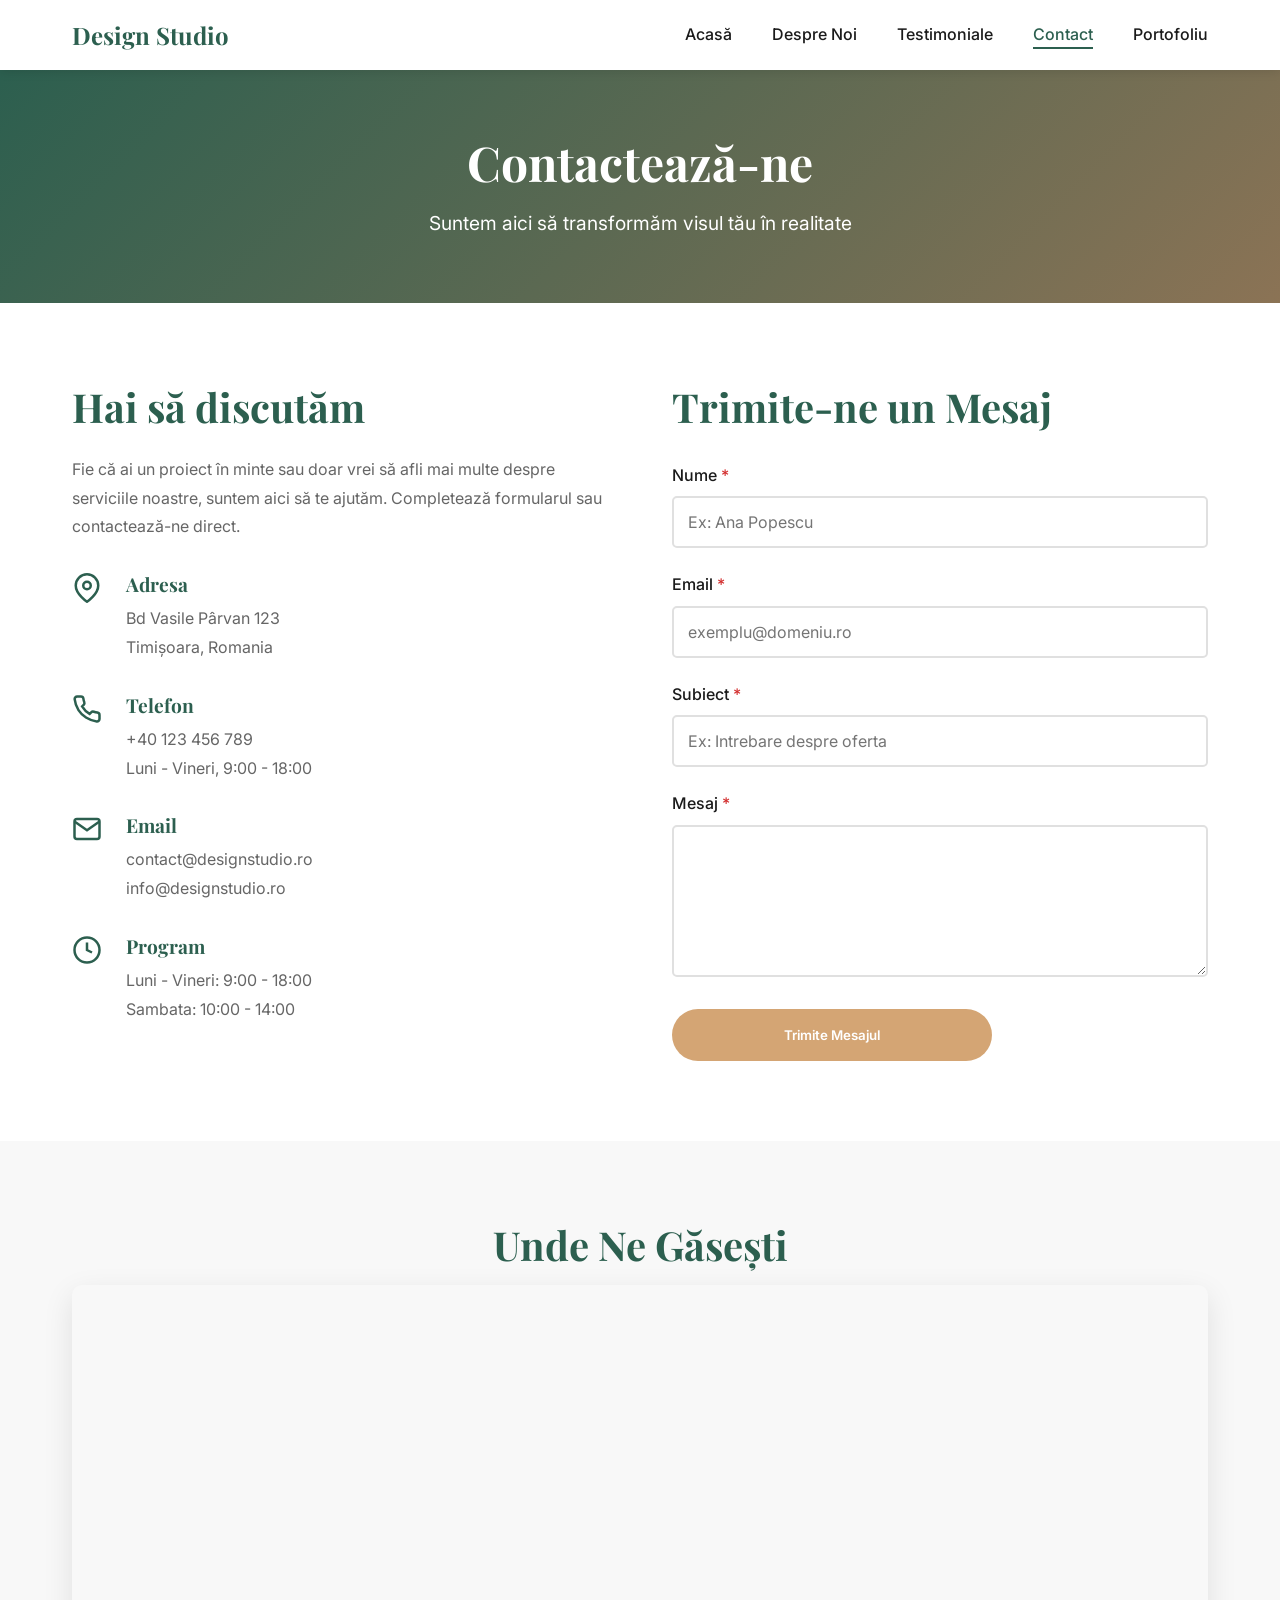
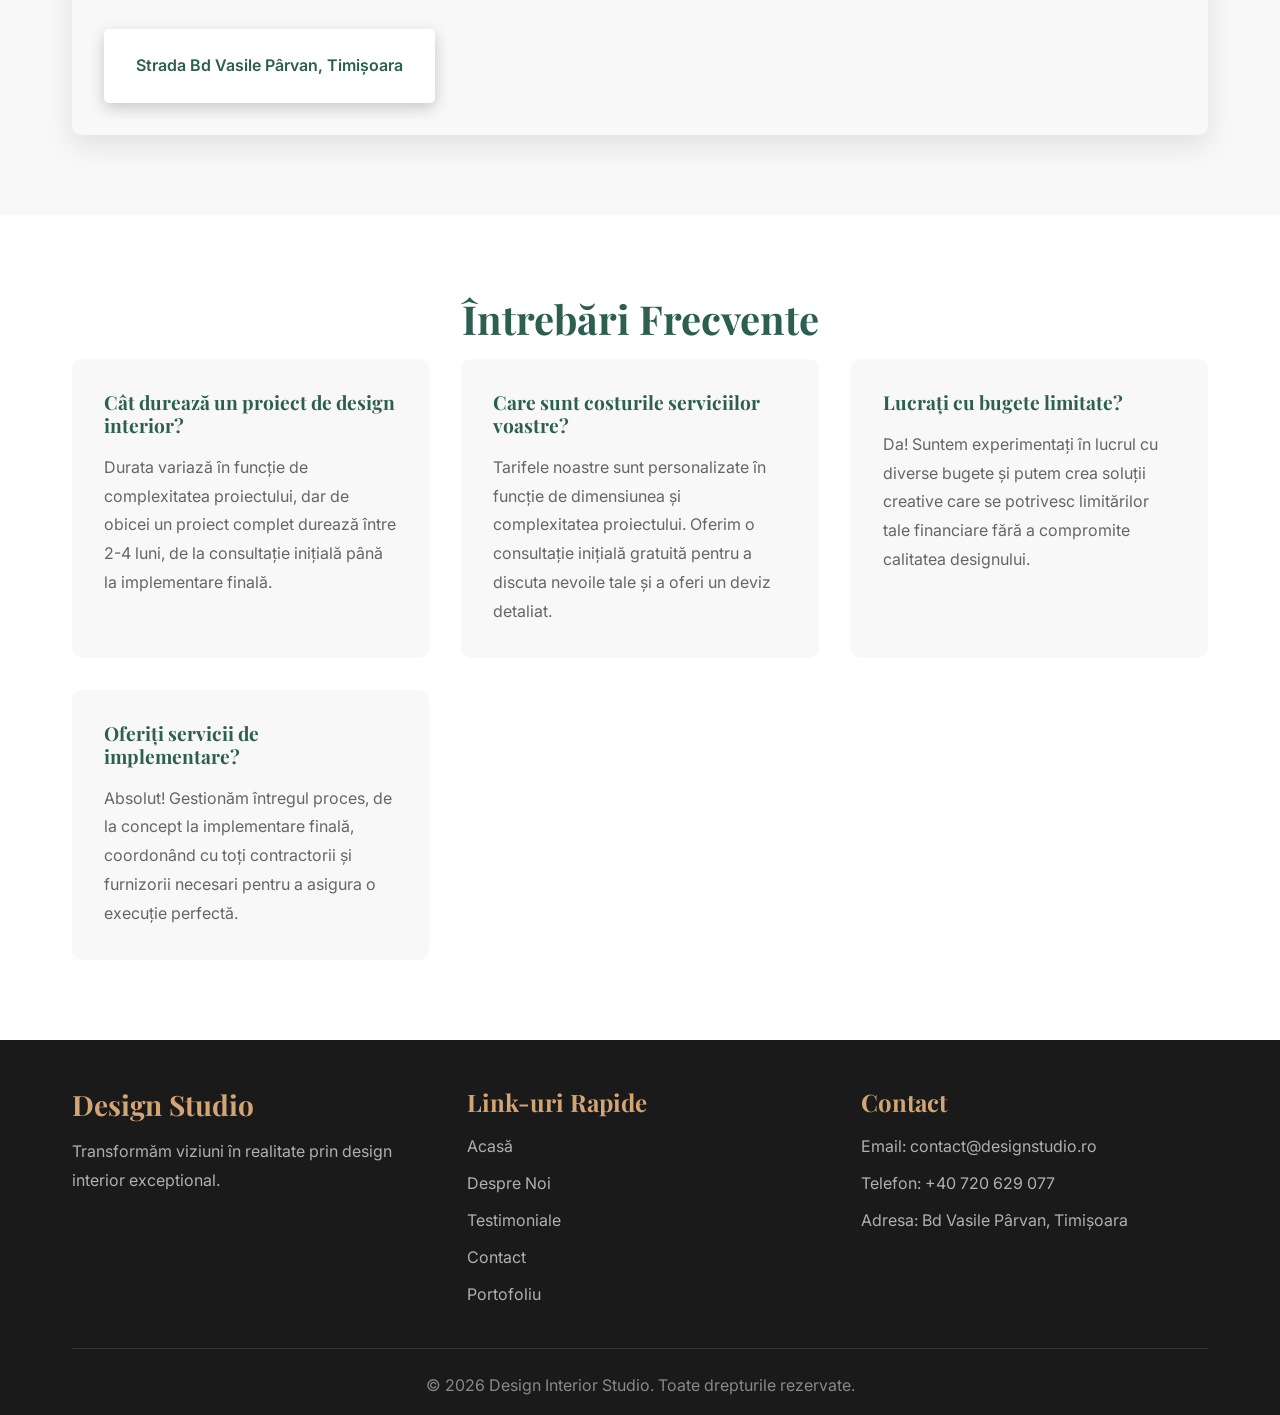
<file: static-site/contact.html>
<!DOCTYPE html>
<html lang="ro">
<head>
    <meta charset="UTF-8">
    <meta name="viewport" content="width=device-width, initial-scale=1.0">
    <meta name="description" content="Contactează-ne pentru o consultație de design interior. Suntem aici să răspundem întrebărilor tale și să dăm viață visului tău.">
    <meta name="keywords" content="contact design interior, consultatie design, formular contact, programare">
    <meta name="author" content="Design Interior Studio">
    <title>Contact - Design Interior Studio</title>
    <link rel="preconnect" href="https://fonts.googleapis.com">
    <link rel="preconnect" href="https://fonts.gstatic.com" crossorigin>
    <link href="https://fonts.googleapis.com/css2?family=Playfair+Display:wght@400;700&family=Inter:wght@300;400;500;600&display=swap" rel="stylesheet">
    <link rel="stylesheet" href="css/styles.css">
</head>
<body>
    <header class="header">
        <nav class="navbar">
            <div class="container">
                <div class="nav-wrapper">
                    <a href="index.html" class="logo">Design Studio</a>
                    <button class="hamburger" id="hamburger" aria-label="Toggle menu">
                        <span></span>
                        <span></span>
                        <span></span>
                    </button>
                    <ul class="nav-menu" id="navMenu">
                        <li><a href="index.html">Acasă</a></li>
                        <li><a href="about.html">Despre Noi</a></li>
                        <li><a href="testimoniale.html">Testimoniale</a></li>
                        <li><a href="contact.html" class="active">Contact</a></li>
                        <li><a href="portfolio.html">Portofoliu</a></li>
                    </ul>
                </div>
            </div>
        </nav>
    </header>

    <main>
        <section class="page-hero">
            <div class="container">
                <h1>Contactează-ne</h1>
                <p>Suntem aici să transformăm visul tău în realitate</p>
            </div>
        </section>

        <section class="contact-section">
            <div class="container">
                <div class="contact-wrapper">
                    <div class="contact-info">
                        <h2>Hai să discutăm</h2>
                        <p>Fie că ai un proiect în minte sau doar vrei să afli mai multe despre serviciile noastre, suntem aici să te ajutăm. Completează formularul sau contactează-ne direct.</p>

                        <div class="contact-details">
                            <div class="contact-item">
                                <div class="contact-icon">
                                    <svg width="30" height="30" viewBox="0 0 24 24" fill="none" stroke="currentColor" stroke-width="2" aria-hidden="true">
                                        <path d="M21 10c0 7-9 13-9 13s-9-6-9-13a9 9 0 0 1 18 0z"></path>
                                        <circle cx="12" cy="10" r="3"></circle>
                                    </svg>
                                </div>
                                <div>
                                    <h3>Adresa</h3>
                                    <p>Bd Vasile Pârvan 123<br>Timișoara, Romania</p>
                                </div>
                            </div>

                            <div class="contact-item">
                                <div class="contact-icon">
                                    <svg width="30" height="30" viewBox="0 0 24 24" fill="none" stroke="currentColor" stroke-width="2" aria-hidden="true">
                                        <path d="M22 16.92v3a2 2 0 0 1-2.18 2 19.79 19.79 0 0 1-8.63-3.07 19.5 19.5 0 0 1-6-6 19.79 19.79 0 0 1-3.07-8.67A2 2 0 0 1 4.11 2h3a2 2 0 0 1 2 1.72 12.84 12.84 0 0 0 .7 2.81 2 2 0 0 1-.45 2.11L8.09 9.91a16 16 0 0 0 6 6l1.27-1.27a2 2 0 0 1 2.11-.45 12.84 12.84 0 0 0 2.81.7A2 2 0 0 1 22 16.92z"></path>
                                    </svg>
                                </div>
                                <div>
                                    <h3>Telefon</h3>
                                    <p>+40 123 456 789<br>Luni - Vineri, 9:00 - 18:00</p>
                                </div>
                            </div>

                            <div class="contact-item">
                                <div class="contact-icon">
                                    <svg width="30" height="30" viewBox="0 0 24 24" fill="none" stroke="currentColor" stroke-width="2" aria-hidden="true">
                                        <path d="M4 4h16c1.1 0 2 .9 2 2v12c0 1.1-.9 2-2 2H4c-1.1 0-2-.9-2-2V6c0-1.1.9-2 2-2z"></path>
                                        <polyline points="22,6 12,13 2,6"></polyline>
                                    </svg>
                                </div>
                                <div>
                                    <h3>Email</h3>
                                    <p>contact@designstudio.ro<br>info@designstudio.ro</p>
                                </div>
                            </div>

                            <div class="contact-item">
                                <div class="contact-icon">
                                    <svg width="30" height="30" viewBox="0 0 24 24" fill="none" stroke="currentColor" stroke-width="2" aria-hidden="true">
                                        <circle cx="12" cy="12" r="10"></circle>
                                        <polyline points="12 6 12 12 16 14"></polyline>
                                    </svg>
                                </div>
                                <div>
                                    <h3>Program</h3>
                                    <p>Luni - Vineri: 9:00 - 18:00<br>Sambata: 10:00 - 14:00</p>
                                </div>
                            </div>
                        </div>
                    </div>

                    <div class="contact-form-wrapper">
                        <h2>Trimite-ne un Mesaj</h2>
                        <form id="contactForm" class="contact-form" novalidate>
                            <div class="form-group">
                                <label for="name">Nume <span class="required">*</span></label>
                                <input type="text" id="name" name="name" autocomplete="name" placeholder="Ex: Ana Popescu" required>
                                <span class="error-message" id="nameError"></span>
                            </div>

                            <div class="form-group">
                                <label for="email">Email <span class="required">*</span></label>
                                <input type="email" id="email" name="email" autocomplete="email" placeholder="exemplu@domeniu.ro" required>
                                <span class="error-message" id="emailError"></span>
                            </div>

                            <div class="form-group">
                                <label for="subject">Subiect <span class="required">*</span></label>
                                <input type="text" id="subject" name="subject" autocomplete="off" placeholder="Ex: Intrebare despre oferta" required>
                                <span class="error-message" id="subjectError"></span>
                            </div>

                            <div class="form-group">
                                <label for="message">Mesaj <span class="required">*</span></label>
                                <textarea id="message" name="message" rows="6" required></textarea>
                                <span class="error-message" id="messageError"></span>
                            </div>

                            <button type="submit" class="btn btn-primary">Trimite Mesajul</button>
                        </form>

                        <div id="successMessage" class="success-message" role="status" aria-live="polite" style="display: none;">
                            <svg width="24" height="24" viewBox="0 0 24 24" fill="none" stroke="currentColor" stroke-width="2" aria-hidden="true">
                                <path d="M22 11.08V12a10 10 0 1 1-5.93-9.14"></path>
                                <polyline points="22 4 12 14.01 9 11.01"></polyline>
                            </svg>
                            <p>Multumim! Mesajul tau a fost trimis cu succes. Te vom contacta in cel mai scurt timp.</p>
                        </div>

                        <div id="errorMessage" class="error-message-box" role="alert" aria-live="assertive" style="display: none;">
                            <svg width="24" height="24" viewBox="0 0 24 24" fill="none" stroke="currentColor" stroke-width="2" aria-hidden="true">
                                <circle cx="12" cy="12" r="10"></circle>
                                <line x1="15" y1="9" x2="9" y2="15"></line>
                                <line x1="9" y1="9" x2="15" y2="15"></line>
                            </svg>
                            <p>A aparut o eroare. Te rugam sa incerci din nou sau sa ne contactezi direct.</p>
                        </div>
                    </div>
                </div>
            </div>
        </section>

        <section class="map-section">
            <div class="container">
                <h2 class="section-title">Unde Ne Găsești</h2>
                <div class="map-placeholder">
                    <iframe
                        src="https://www.google.com/maps/embed?pb=!1m18!1m12!1m3!1d2756.5318369943323!2d21.210057315699355!3d45.74887197910513!2m3!1f0!2f0!3f0!3m2!1i1024!2i768!4f13.1!3m3!1m2!1s0x4745671e8ff7f7a7%3A0xccb6ae87a6ed8a3e!2sBulevardul%20Vasile%20P%C4%83rvan%2C%20Timi%C8%99oara!5e0!3m2!1sen!2sro!4v1700000000000!5m2!1sen!2sro"
                        width="100%" height="450" style="border:0; border-radius:10px;" allowfullscreen="" loading="lazy" referrerpolicy="no-referrer-when-downgrade"
                        title="Harta locației Design Studio">
                    </iframe>
                    <div class="map-overlay">
                        <p>Strada Bd Vasile Pârvan, Timișoara</p>
                    </div>
                </div>
            </div>
        </section>

        <section class="faq-section">
            <div class="container">
                <h2 class="section-title">Întrebări Frecvente</h2>
                <div class="faq-grid">
                    <article class="faq-item">
                        <h3>Cât durează un proiect de design interior?</h3>
                        <p>Durata variază în funcție de complexitatea proiectului, dar de obicei un proiect complet durează între 2-4 luni, de la consultație inițială până la implementare finală.</p>
                    </article>

                    <article class="faq-item">
                        <h3>Care sunt costurile serviciilor voastre?</h3>
                        <p>Tarifele noastre sunt personalizate în funcție de dimensiunea și complexitatea proiectului. Oferim o consultație inițială gratuită pentru a discuta nevoile tale și a oferi un deviz detaliat.</p>
                    </article>

                    <article class="faq-item">
                        <h3>Lucrați cu bugete limitate?</h3>
                        <p>Da! Suntem experimentați în lucrul cu diverse bugete și putem crea soluții creative care se potrivesc limitărilor tale financiare fără a compromite calitatea designului.</p>
                    </article>

                    <article class="faq-item">
                        <h3>Oferiți servicii de implementare?</h3>
                        <p>Absolut! Gestionăm întregul proces, de la concept la implementare finală, coordonând cu toți contractorii și furnizorii necesari pentru a asigura o execuție perfectă.</p>
                    </article>
                </div>
            </div>
        </section>
    </main>

    <footer class="footer">
        <div class="container">
            <div class="footer-content">
                <div class="footer-section">
                    <h3>Design Studio</h3>
                    <p>Transformăm viziuni în realitate prin design interior exceptional.</p>
                </div>
                <div class="footer-section">
                    <h4>Link-uri Rapide</h4>
                    <ul>
                        <li><a href=\"index.html\">Acasă</a></li>
                        <li><a href="about.html">Despre Noi</a></li>
                        <li><a href="testimoniale.html">Testimoniale</a></li>
                        <li><a href="contact.html">Contact</a></li>
                        <li><a href="portfolio.html">Portofoliu</a></li>
                    </ul>
                </div>
                <div class="footer-section">
                    <h4>Contact</h4>
                    <ul>
                        <li>Email: contact@designstudio.ro</li>
                        <li>Telefon: +40 720 629 077</li>
                        <li>Adresa: Bd Vasile Pârvan, Timișoara</li>
                    </ul>
                </div>
            </div>
            <div class="footer-bottom">
                <p>&copy; 2026 Design Interior Studio. Toate drepturile rezervate.</p>
            </div>
        </div>
    </footer>

    <script src="js/main.js"></script>
</body>
</html>
</file>
<file: static-site/css/styles.css>
/* Reset and Base Styles */
* {
    margin: 0;
    padding: 0;
    box-sizing: border-box;
}

:root {
    --primary-color: #2c5f4f;
    --secondary-color: #8b7355;
    --accent-color: #d4a574;
    --text-dark: #1a1a1a;
    --text-light: #666666;
    --bg-light: #f8f8f8;
    --white: #ffffff;
    --error-color: #d32f2f;
    --success-color: #2e7d32;
    --transition: all 0.3s ease;
}

html {
    scroll-behavior: smooth;
}

body {
    font-family: 'Inter', sans-serif;
    font-size: 16px;
    line-height: 1.6;
    color: var(--text-dark);
    background-color: var(--white);
}

h1, h2, h3, h4, h5, h6 {
    font-family: 'Playfair Display', serif;
    font-weight: 700;
    line-height: 1.2;
    margin-bottom: 1rem;
}

h1 {
    font-size: 3rem;
}

h2 {
    font-size: 2.5rem;
}

h3 {
    font-size: 1.75rem;
}

h4 {
    font-size: 1.5rem;
}

img {
    max-width: 100%;
    height: auto;
    display: block;
}

a {
    text-decoration: none;
    color: inherit;
    transition: var(--transition);
}

ul {
    list-style: none;
}

button {
    font-family: inherit;
    cursor: pointer;
}

/* Container */
.container {
    max-width: 1200px;
    margin: 0 auto;
    padding: 0 2rem;
}

/* Header and Navigation */
.header {
    background-color: var(--white);
    box-shadow: 0 2px 10px rgba(0, 0, 0, 0.1);
    position: sticky;
    top: 0;
    z-index: 1000;
}

.navbar {
    padding: 1rem 0;
}

.nav-wrapper {
    display: flex;
    justify-content: space-between;
    align-items: center;
}

.logo {
    font-family: 'Playfair Display', serif;
    font-size: 1.5rem;
    font-weight: 700;
    color: var(--primary-color);
    transition: var(--transition);
}

.logo:hover {
    color: var(--accent-color);
}

.nav-menu {
    display: flex;
    gap: 2.5rem;
    align-items: center;
}

.nav-menu a {
    color: var(--text-dark);
    font-weight: 500;
    position: relative;
    transition: var(--transition);
}

.nav-menu a:hover,
.nav-menu a.active {
    color: var(--primary-color);
}

.nav-menu a::after {
    content: '';
    position: absolute;
    bottom: -5px;
    left: 0;
    width: 0;
    height: 2px;
    background-color: var(--primary-color);
    transition: var(--transition);
}

.nav-menu a:hover::after,
.nav-menu a.active::after {
    width: 100%;
}

/* Hamburger Menu */
.hamburger {
    display: none;
    flex-direction: column;
    gap: 5px;
    background: none;
    border: none;
    padding: 0.5rem;
    z-index: 1001;
}

.hamburger span {
    width: 25px;
    height: 3px;
    background-color: var(--primary-color);
    transition: var(--transition);
}

.hamburger.active span:nth-child(1) {
    transform: rotate(45deg) translate(8px, 8px);
}

.hamburger.active span:nth-child(2) {
    opacity: 0;
}

.hamburger.active span:nth-child(3) {
    transform: rotate(-45deg) translate(7px, -7px);
}

/* Hero Section */
.hero {
    height: 90vh;
    background: linear-gradient(rgba(44, 95, 79, 0.7), rgba(44, 95, 79, 0.7)),
                url('https://images.pexels.com/photos/1090638/pexels-photo-1090638.jpeg?auto=compress&cs=tinysrgb&w=1920') center/cover no-repeat;
    display: flex;
    align-items: center;
    justify-content: center;
    text-align: center;
    color: var(--white);
}

.hero-content {
    max-width: 800px;
    animation: fadeInUp 1s ease;
}

.hero-title {
    font-size: 4rem;
    margin-bottom: 1.5rem;
    color: var(--white);
}

.hero-subtitle {
    font-size: 1.5rem;
    margin-bottom: 2rem;
    font-weight: 300;
}

/* Buttons */
.btn {
    display: inline-block;
    padding: 1rem 2.5rem;
    border-radius: 50px;
    font-weight: 600;
    transition: var(--transition);
    border: 2px solid transparent;
}

.btn-primary {
    background-color: var(--accent-color);
    color: var(--white);
}

.btn-primary:hover {
    background-color: var(--white);
    color: var(--primary-color);
    transform: translateY(-3px);
    box-shadow: 0 10px 20px rgba(0, 0, 0, 0.2);
}

.btn-secondary {
    background-color: var(--white);
    color: var(--primary-color);
}

.btn-secondary:hover {
    background-color: var(--primary-color);
    color: var(--white);
    transform: translateY(-3px);
    box-shadow: 0 10px 20px rgba(0, 0, 0, 0.2);
}

/* Sections */
section {
    padding: 5rem 0;
}

.section-title {
    text-align: center;
    margin-bottom: 1rem;
    color: var(--primary-color);
}

.section-subtitle {
    text-align: center;
    color: var(--text-light);
    font-size: 1.1rem;
    margin-bottom: 3rem;
}

/* Services Section */
.services {
    background-color: var(--bg-light);
}

.services-grid {
    display: grid;
    grid-template-columns: repeat(auto-fit, minmax(300px, 1fr));
    gap: 2rem;
}

.service-card {
    background-color: var(--white);
    padding: 2.5rem;
    border-radius: 10px;
    text-align: center;
    transition: var(--transition);
    box-shadow: 0 5px 15px rgba(0, 0, 0, 0.1);
}

.service-card:hover {
    transform: translateY(-10px);
    box-shadow: 0 15px 30px rgba(0, 0, 0, 0.15);
}

.service-icon {
    color: var(--primary-color);
    margin-bottom: 1.5rem;
}

.service-card h3 {
    color: var(--primary-color);
    margin-bottom: 1rem;
}

.service-card p {
    color: var(--text-light);
    line-height: 1.8;
}

/* Portfolio Section */
.portfolio-grid {
    display: grid;
    grid-template-columns: repeat(auto-fit, minmax(350px, 1fr));
    gap: 2rem;
}

.portfolio-item {
    position: relative;
    overflow: hidden;
    border-radius: 10px;
    box-shadow: 0 5px 15px rgba(0, 0, 0, 0.1);
}

.portfolio-image {
    aspect-ratio: 1;
    overflow: hidden;
    background-color: var(--white);
}

.portfolio-image img {
    width: 100%;
    height: 100%;
    object-fit: contain;
    transition: var(--transition);
}

.portfolio-item:hover .portfolio-image img {
    transform: scale(1.1);
}

.portfolio-info {
    padding: 1.5rem;
    background-color: var(--white);
}

.portfolio-info h3 {
    color: var(--primary-color);
    margin-bottom: 0.5rem;
}

.portfolio-info p {
    color: var(--text-light);
}

/* CTA Section */
.cta-section {
    background: linear-gradient(135deg, var(--primary-color), var(--secondary-color));
    color: var(--white);
    text-align: center;
}

.cta-content h2 {
    color: var(--white);
    margin-bottom: 1rem;
}

.cta-content p {
    font-size: 1.2rem;
    margin-bottom: 2rem;
}

/* Page Hero */
.page-hero {
    background: linear-gradient(135deg, var(--primary-color), var(--secondary-color));
    color: var(--white);
    padding: 4rem 0;
    text-align: center;
}

.page-hero h1 {
    color: var(--white);
    margin-bottom: 1rem;
}

.page-hero p {
    font-size: 1.2rem;
}

/* About Section */
.about-story {
    background-color: var(--bg-light);
}

.about-content {
    display: grid;
    grid-template-columns: 1fr 1fr;
    gap: 4rem;
    align-items: center;
}

.about-text h2 {
    color: var(--primary-color);
    margin-bottom: 2rem;
}

.about-text p {
    color: var(--text-light);
    margin-bottom: 1.5rem;
    line-height: 1.8;
}

.about-image img {
    border-radius: 10px;
    box-shadow: 0 10px 30px rgba(0, 0, 0, 0.2);
}

/* Values Section */
.values-grid {
    display: grid;
    grid-template-columns: repeat(auto-fit, minmax(250px, 1fr));
    gap: 2rem;
}

.value-card {
    background-color: var(--bg-light);
    padding: 2rem;
    border-radius: 10px;
    text-align: center;
    transition: var(--transition);
}

.value-card:hover {
    transform: translateY(-5px);
    box-shadow: 0 10px 25px rgba(0, 0, 0, 0.1);
}

.value-icon {
    color: var(--primary-color);
    margin-bottom: 1rem;
}

.value-card h3 {
    color: var(--primary-color);
    margin-bottom: 1rem;
}

.value-card p {
    color: var(--text-light);
    line-height: 1.8;
}

/* Team Section */
.team {
    background-color: var(--bg-light);
}

.team-grid {
    display: grid;
    grid-template-columns: repeat(auto-fit, minmax(250px, 1fr));
    gap: 2rem;
}

.team-member {
    background-color: var(--white);
    border-radius: 10px;
    overflow: hidden;
    box-shadow: 0 5px 15px rgba(0, 0, 0, 0.1);
    transition: var(--transition);
}

.team-member:hover {
    transform: translateY(-10px);
    box-shadow: 0 15px 30px rgba(0, 0, 0, 0.15);
}

.member-image {
    height: 300px;
    overflow: hidden;
}

.member-image img {
    width: 100%;
    height: 100%;
    object-fit: cover;
}

.member-info {
    padding: 1.5rem;
    text-align: center;
}

.member-info h3 {
    color: var(--primary-color);
    margin-bottom: 0.5rem;
}

.member-role {
    color: var(--accent-color);
    font-weight: 600;
    margin-bottom: 1rem;
}

.member-bio {
    color: var(--text-light);
    line-height: 1.8;
}

/* Stats Section */
.stats {
    background: linear-gradient(135deg, var(--primary-color), var(--secondary-color));
    color: var(--white);
}

.stats-grid {
    display: grid;
    grid-template-columns: repeat(auto-fit, minmax(200px, 1fr));
    gap: 3rem;
    text-align: center;
}

.stat-number {
    font-size: 3rem;
    font-weight: 700;
    margin-bottom: 0.5rem;
}

.stat-label {
    font-size: 1.1rem;
}

/* Contact Section */
.contact-wrapper {
    display: grid;
    grid-template-columns: 1fr 1fr;
    gap: 4rem;
}

.contact-info h2 {
    color: var(--primary-color);
    margin-bottom: 1.5rem;
}

.contact-info > p {
    color: var(--text-light);
    margin-bottom: 2rem;
    line-height: 1.8;
}

.contact-details {
    display: flex;
    flex-direction: column;
    gap: 2rem;
}

.contact-item {
    display: flex;
    gap: 1.5rem;
    align-items: flex-start;
}

.contact-icon {
    color: var(--primary-color);
    flex-shrink: 0;
}

.contact-item h3 {
    color: var(--primary-color);
    font-size: 1.2rem;
    margin-bottom: 0.5rem;
}

.contact-item p {
    color: var(--text-light);
    line-height: 1.8;
}

/* Contact Form */
.contact-form-wrapper h2 {
    color: var(--primary-color);
    margin-bottom: 2rem;
}

.form-group {
    margin-bottom: 1.5rem;
}

.form-group label {
    display: block;
    margin-bottom: 0.5rem;
    color: var(--text-dark);
    font-weight: 500;
}

.required {
    color: var(--error-color);
}

.form-group input,
.form-group textarea {
    width: 100%;
    padding: 0.875rem;
    border: 2px solid #e0e0e0;
    border-radius: 5px;
    font-family: inherit;
    font-size: 1rem;
    transition: var(--transition);
}

.form-group input:focus,
.form-group textarea:focus {
    outline: none;
    border-color: var(--primary-color);
}

.form-group input.error,
.form-group textarea.error {
    border-color: var(--error-color);
}

.error-message {
    display: block;
    color: var(--error-color);
    font-size: 0.875rem;
    margin-top: 0.5rem;
}

.success-message,
.error-message-box {
    padding: 1.5rem;
    border-radius: 5px;
    margin-top: 1.5rem;
    display: flex;
    align-items: center;
    gap: 1rem;
}

.success-message {
    background-color: #e8f5e9;
    color: var(--success-color);
    border: 1px solid var(--success-color);
}

.error-message-box {
    background-color: #ffebee;
    color: var(--error-color);
    border: 1px solid var(--error-color);
}

/* Map Section */
.map-section {
    background-color: var(--bg-light);
}

.map-placeholder {
    position: relative;
    height: 450px;
    border-radius: 10px;
    overflow: hidden;
    box-shadow: 0 10px 30px rgba(0, 0, 0, 0.1);
}

.map-placeholder iframe {
    width: 100%;
    height: 100%;
    border: 0;
    display: block;
}

.contact-form-wrapper .btn {
    width: 100%;
    max-width: 320px;
}

.map-placeholder img {
    width: 100%;
    height: 100%;
    object-fit: cover;
}

.map-overlay {
    position: absolute;
    bottom: 2rem;
    left: 2rem;
    background-color: var(--white);
    padding: 1.5rem 2rem;
    border-radius: 5px;
    box-shadow: 0 5px 15px rgba(0, 0, 0, 0.2);
}

.map-overlay p {
    color: var(--primary-color);
    font-weight: 600;
    margin: 0;
}

/* FAQ Section */
.faq-grid {
    display: grid;
    grid-template-columns: repeat(auto-fit, minmax(300px, 1fr));
    gap: 2rem;
}

.faq-item {
    background-color: var(--bg-light);
    padding: 2rem;
    border-radius: 10px;
}

.faq-item h3 {
    color: var(--primary-color);
    margin-bottom: 1rem;
    font-size: 1.2rem;
}

.faq-item p {
    color: var(--text-light);
    line-height: 1.8;
}

/* Footer */
.footer {
    background-color: var(--text-dark);
    color: var(--white);
    padding: 3rem 0 1rem;
}

.footer-content {
    display: grid;
    grid-template-columns: repeat(auto-fit, minmax(250px, 1fr));
    gap: 3rem;
    margin-bottom: 2rem;
}

.footer-section h3,
.footer-section h4 {
    color: var(--accent-color);
    margin-bottom: 1rem;
}

.footer-section p,
.footer-section li {
    color: #b0b0b0;
    margin-bottom: 0.5rem;
    line-height: 1.8;
}

.footer-section a {
    color: #b0b0b0;
}

.footer-section a:hover {
    color: var(--accent-color);
}

.footer-bottom {
    border-top: 1px solid #333;
    padding-top: 1.5rem;
    text-align: center;
    color: #888;
}

/* Animations */
@keyframes fadeInUp {
    from {
        opacity: 0;
        transform: translateY(30px);
    }
    to {
        opacity: 1;
        transform: translateY(0);
    }
}

/* Responsive Design */
@media (max-width: 768px) {
    .hamburger {
        display: flex;
    }

    .nav-menu {
        position: fixed;
        top: 70px;
        right: -100%;
        width: 100%;
        height: calc(100vh - 70px);
        background-color: var(--white);
        flex-direction: column;
        justify-content: flex-start;
        padding: 2rem;
        gap: 2rem;
        transition: var(--transition);
        box-shadow: 0 5px 15px rgba(0, 0, 0, 0.1);
    }

    .nav-menu.active {
        right: 0;
    }

    .hero-title {
        font-size: 2.5rem;
    }

    .hero-subtitle {
        font-size: 1.2rem;
    }

    h1 {
        font-size: 2rem;
    }

    h2 {
        font-size: 1.8rem;
    }

    .services-grid,
    .portfolio-grid,
    .values-grid,
    .team-grid,
    .faq-grid,
    .gallery-grid,
    .testimonials-grid {
        grid-template-columns: 1fr;
    }

    .about-content,
    .contact-wrapper {
        grid-template-columns: 1fr;
        gap: 2rem;
    }

    .stats-grid {
        grid-template-columns: repeat(2, 1fr);
        gap: 2rem;
    }

    section {
        padding: 3rem 0;
    }

    .container {
        padding: 0 1rem;
    }

    .portfolio-item img {
        height: 250px;
    }

    .map-overlay {
        position: static;
        margin-top: 1rem;
        text-align: center;
    }
}

@media (max-width: 480px) {
    .hero {
        height: 70vh;
    }

    .hero-title {
        font-size: 2rem;
    }

    .hero-subtitle {
        font-size: 1rem;
    }

    .btn {
        padding: 0.875rem 2rem;
        font-size: 0.9rem;
    }

    .stats-grid {
        grid-template-columns: 1fr;
    }

    .stat-number {
        font-size: 2.5rem;
    }

    .portfolio-item img {
        height: 200px;
    }

    .contact-form-wrapper .btn {
        padding: 1rem;
        font-size: 1rem;
    }

    .map-placeholder {
        height: 300px;
    }
}

.portfolio-gallery {
    padding: 5rem 0;
}

.gallery-grid {
    display: grid;
    grid-template-columns: repeat(auto-fill, minmax(300px, 1fr));
    gap: 2rem;
}

.portfolio-item img {
    width: 100%;
    height: auto;
    border-radius: 8px;
    object-fit: cover;
}

.portfolio-item h3 {
    font-size: 1.2rem;
    margin-top: 10px;
}

.portfolio-item p {
    font-size: 1rem;
    color: #555;
}

/* Testimonials Section */
.testimonials-section {
    padding: 5rem 0;
}

.testimonials-grid {
    display: grid;
    grid-template-columns: repeat(auto-fit, minmax(340px, 1fr));
    gap: 2.5rem;
    margin-top: 3rem;
}

.testimonial-card {
    background-color: var(--white);
    border-radius: 8px;
    padding: 2rem;
    box-shadow: 0 2px 15px rgba(0, 0, 0, 0.08);
    transition: var(--transition);
    border-left: 4px solid var(--primary-color);
}

.testimonial-card:hover {
    box-shadow: 0 8px 25px rgba(0, 0, 0, 0.12);
    transform: translateY(-5px);
}

.testimonial-header {
    display: flex;
    gap: 1.5rem;
    margin-bottom: 1.5rem;
    align-items: center;
}

.testimonial-avatar {
    flex-shrink: 0;
}

.testimonial-avatar img {
    width: 60px;
    height: 60px;
    border-radius: 50%;
    object-fit: cover;
    border: 3px solid var(--primary-color);
}

.testimonial-author {
    flex: 1;
}

.testimonial-author h3 {
    font-size: 1.1rem;
    margin-bottom: 0.25rem;
    color: var(--text-dark);
}

.testimonial-role {
    font-size: 0.9rem;
    color: var(--primary-color);
    font-weight: 500;
    margin: 0;
}

.testimonial-rating {
    margin-bottom: 1rem;
    display: flex;
    gap: 0.25rem;
}

.testimonial-rating .star {
    color: #ffc107;
    font-size: 1.2rem;
    line-height: 1;
}

.testimonial-text {
    font-size: 1rem;
    line-height: 1.7;
    color: var(--text-light);
    font-style: italic;
    margin: 0;
}

/* Testimonials Stats Section */
.testimonials-stats {
    background-color: var(--bg-light);
    padding: 5rem 0;
    margin-top: 3rem;
}

.testimonials-stats .stats-grid {
    display: grid;
    grid-template-columns: repeat(auto-fit, minmax(200px, 1fr));
    gap: 2rem;
}

/* Testimonials CTA Section */
.testimonials-cta {
    text-align: center;
    background: linear-gradient(135deg, var(--primary-color), var(--secondary-color));
    color: var(--white);
    padding: 5rem 0;
    margin-top: 3rem;
    border-radius: 8px;
}

.testimonials-cta h2 {
    color: var(--white);
    margin-bottom: 1rem;
}

.testimonials-cta p {
    color: rgba(255, 255, 255, 0.9);
    font-size: 1.1rem;
    margin-bottom: 2rem;
}

.cta-section {
    text-align: center;
    background-color: #f1f1f1;
    padding: 5rem 0;
}

.cta-section .btn-secondary {
    background-color: #333;
    color: white;
    padding: 1rem 2.5rem;
    text-decoration: none;
    border-radius: 5px;
}

.cta-section .btn-secondary:hover {
    background-color: #555;
}
</file>
